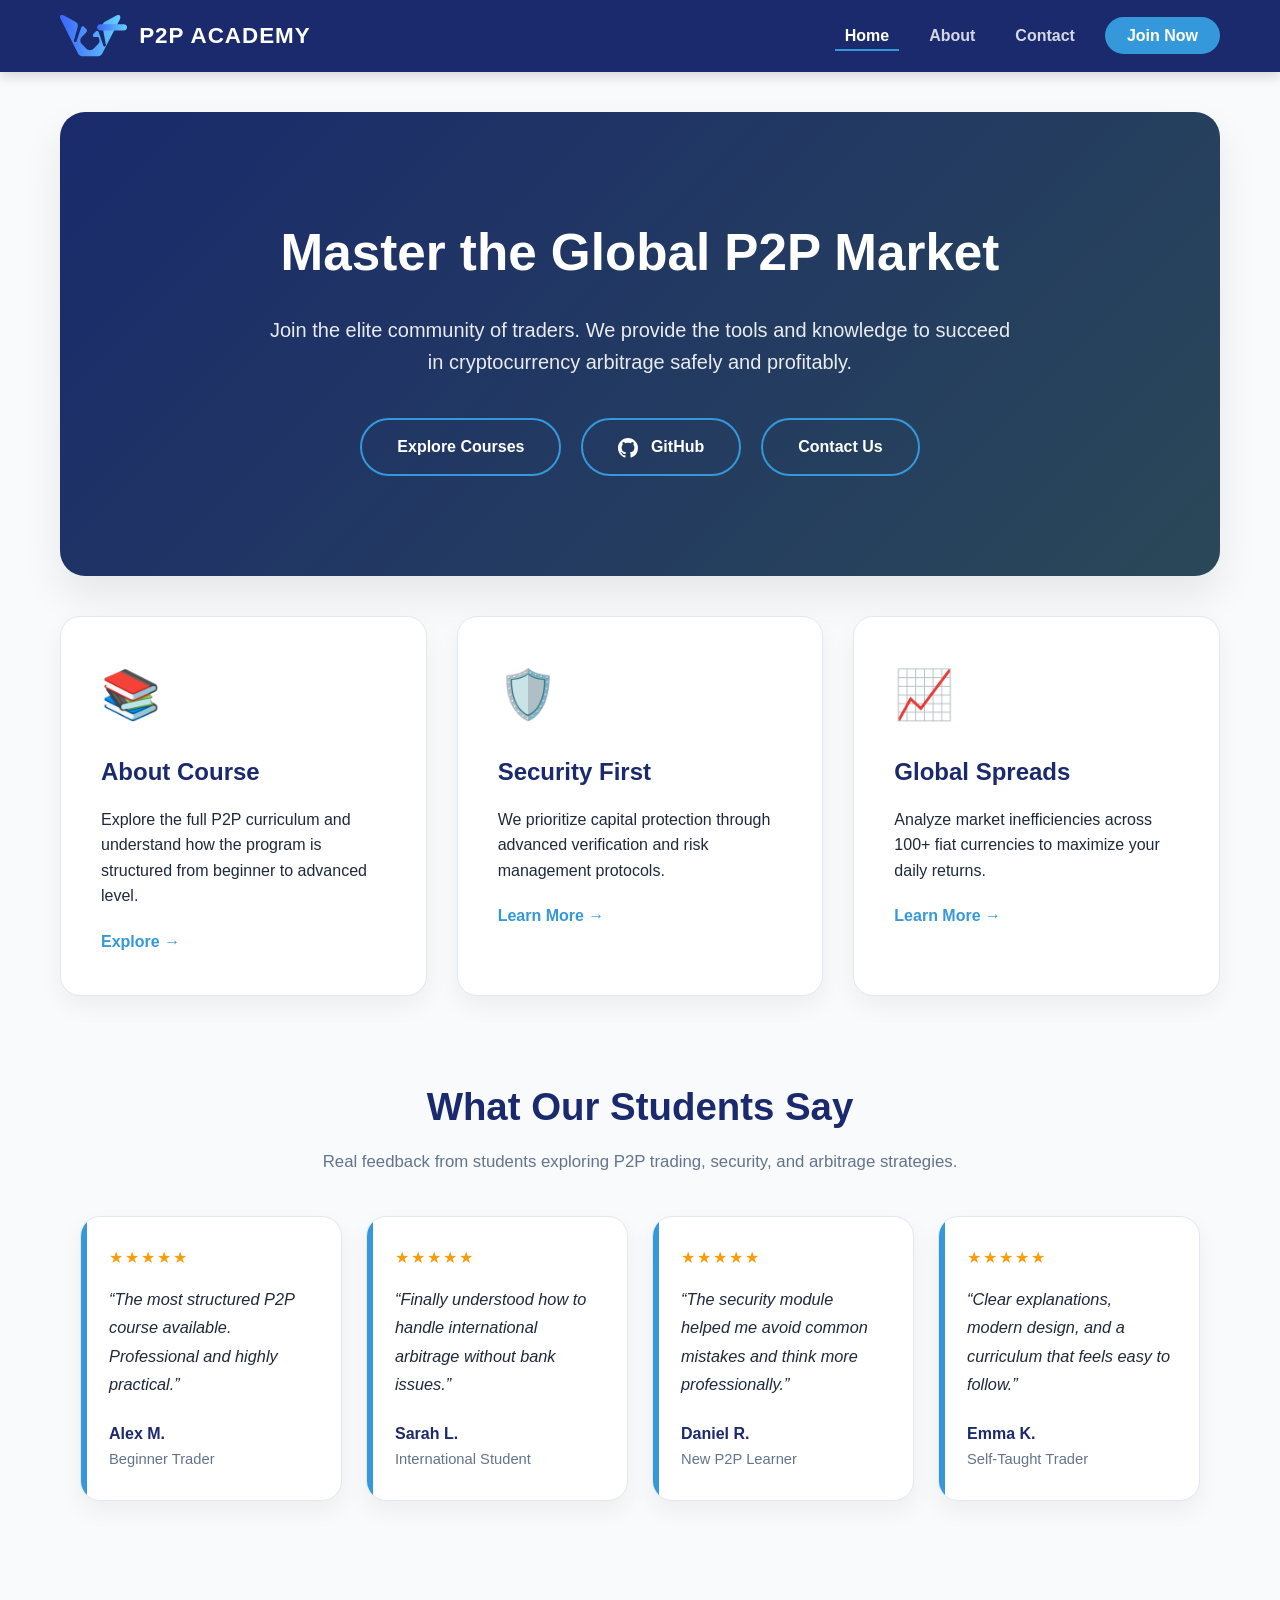
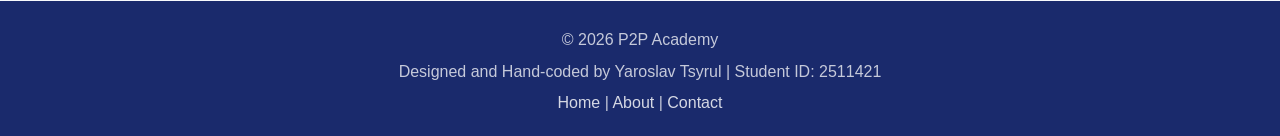
<file: index.html>
<!DOCTYPE html>
<html lang="en">
<head>
    <meta charset="UTF-8">
    <meta name="viewport" content="width=device-width, initial-scale=1.0">
    <title>P2P Academy | Professional Trading</title>
    <meta name="description" content="Professional P2P trading courses and crypto arbitrage training.">
    <link rel="stylesheet" href="css/style.css">
    <link rel="icon" type="image/svg+xml" href="images/favicon.svg">
</head>
<body>
    <header>
        <nav>
            <a href="index.html" class="logo-container">
                <img src="images/favicon.svg" alt="P2P Logo" class="logo-img">
                <span class="logo-text">P2P ACADEMY</span>
            </a>
            <ul class="nav-menu">
                <li><a href="index.html" class="active">Home</a></li>
                <li><a href="about.html">About</a></li>
                <li><a href="contact.html">Contact</a></li>
                <li><a href="register.html" class="nav-btn">Join Now</a></li>
            </ul>
        </nav>
    </header>

    <main class="home-page">
        <section class="hero">
            <h1>Master the Global P2P Market</h1>
            <p>Join the elite community of traders. We provide the tools and knowledge to succeed in cryptocurrency arbitrage safely and profitably. </p>
            
            <div class="hero-links">
                <a href="about.html" class="btn">Explore Courses</a>
                
                <a href="https://github.com/Envyyy-uk" target="_blank" class="btn">
                    <svg height="20" viewBox="0 0 16 16" width="20" style="fill: currentColor; vertical-align: middle; margin-right: 8px;">
                        <path d="M8 0C3.58 0 0 3.58 0 8c0 3.54 2.29 6.53 5.47 7.59.4.07.55-.17.55-.38 0-.19-.01-.82-.01-1.49-2.01.37-2.53-.49-2.69-.94-.09-.23-.48-.94-.82-1.13-.28-.15-.68-.52-.01-.53.63-.01 1.08.58 1.23.82.72 1.21 1.87.87 2.33.66.07-.52.28-.87.51-1.07-1.78-.2-3.64-.89-3.64-3.95 0-.87.31-1.59.82-2.15-.08-.2-.36-1.02.08-2.12 0 0 .67-.21 2.2.82.64-.18 1.32-.27 2-.27.68 0 1.36.09 2 .27 1.53-1.04 2.2-.82 2.2-.82.44 1.1.16 1.92.08 2.12.51.56.82 1.27.82 2.15 0 3.07-1.87 3.75-3.65 3.95.29.25.54.73.54 1.48 0 1.07-.01 1.93-.01 2.2 0 .21.15.46.55.38A8.013 8.013 0 0016 8c0-4.42-3.58-8-8-8z"></path>
                    </svg>
                   GitHub
                </a>

                <a href="contact.html" class="btn">Contact Us</a>
            </div>
        </section>

                <section class="grid">

                    <!-- About -->
                    <a href="about.html" class="card">
                        <div class="card-icon">📚</div>
                        <h3>About Course</h3>
                        <p>Explore the full P2P curriculum and understand how the program is structured from beginner to advanced level.</p>
                        <span class="read-more">Explore →</span>
                    </a>

                    <!-- Security -->
                    <a href="security.html" class="card">
                        <div class="card-icon">🛡️</div>
                        <h3>Security First</h3>
                        <p>We prioritize capital protection through advanced verification and risk management protocols.</p>
                        <span class="read-more">Learn More →</span>
                    </a>

                    <!-- Global Spreads -->
                    <a href="spreads.html" class="card">
                        <div class="card-icon">📈</div>
                        <h3>Global Spreads</h3>
                        <p>Analyze market inefficiencies across 100+ fiat currencies to maximize your daily returns.</p>
                        <span class="read-more">Learn More →</span>
                    </a>

                </section>

        <section class="testimonials-section">
                <h2 class="section-title">What Our Students Say</h2>
                <p class="section-subtitle">Real feedback from students exploring P2P trading, security, and arbitrage strategies.</p>

                <div class="testimonials-grid">
                    <div class="testimonial-card">
                        <div class="testimonial-stars">★★★★★</div>
                        <p class="quote">“The most structured P2P course available. Professional and highly practical.”</p>
                        <div class="testimonial-author">
                            <strong>Alex M.</strong>
                            <span>Beginner Trader</span>
                        </div>
                    </div>

                    <div class="testimonial-card">
                        <div class="testimonial-stars">★★★★★</div>
                        <p class="quote">“Finally understood how to handle international arbitrage without bank issues.”</p>
                        <div class="testimonial-author">
                            <strong>Sarah L.</strong>
                            <span>International Student</span>
                        </div>
                    </div>

                    <div class="testimonial-card">
                        <div class="testimonial-stars">★★★★★</div>
                        <p class="quote">“The security module helped me avoid common mistakes and think more professionally.”</p>
                        <div class="testimonial-author">
                            <strong>Daniel R.</strong>
                            <span>New P2P Learner</span>
                        </div>
                    </div>

                    <div class="testimonial-card">
                        <div class="testimonial-stars">★★★★★</div>
                        <p class="quote">“Clear explanations, modern design, and a curriculum that feels easy to follow.”</p>
                        <div class="testimonial-author">
                            <strong>Emma K.</strong>
                            <span>Self-Taught Trader</span>
                        </div>
                    </div>
                </div>
        </section>

    </main>

            <footer>
                <div class="footer-content">
                    <p>&copy; 2026 P2P Academy</p>
                    <p>Designed and Hand-coded by Yaroslav Tsyrul | Student ID: 2511421</p>
                </div>
                <p>
                <a href="index.html">Home</a> |
                <a href="about.html">About</a> |
                <a href="contact.html">Contact</a>
            </p>
            </footer>
</body>
</html>
</file>
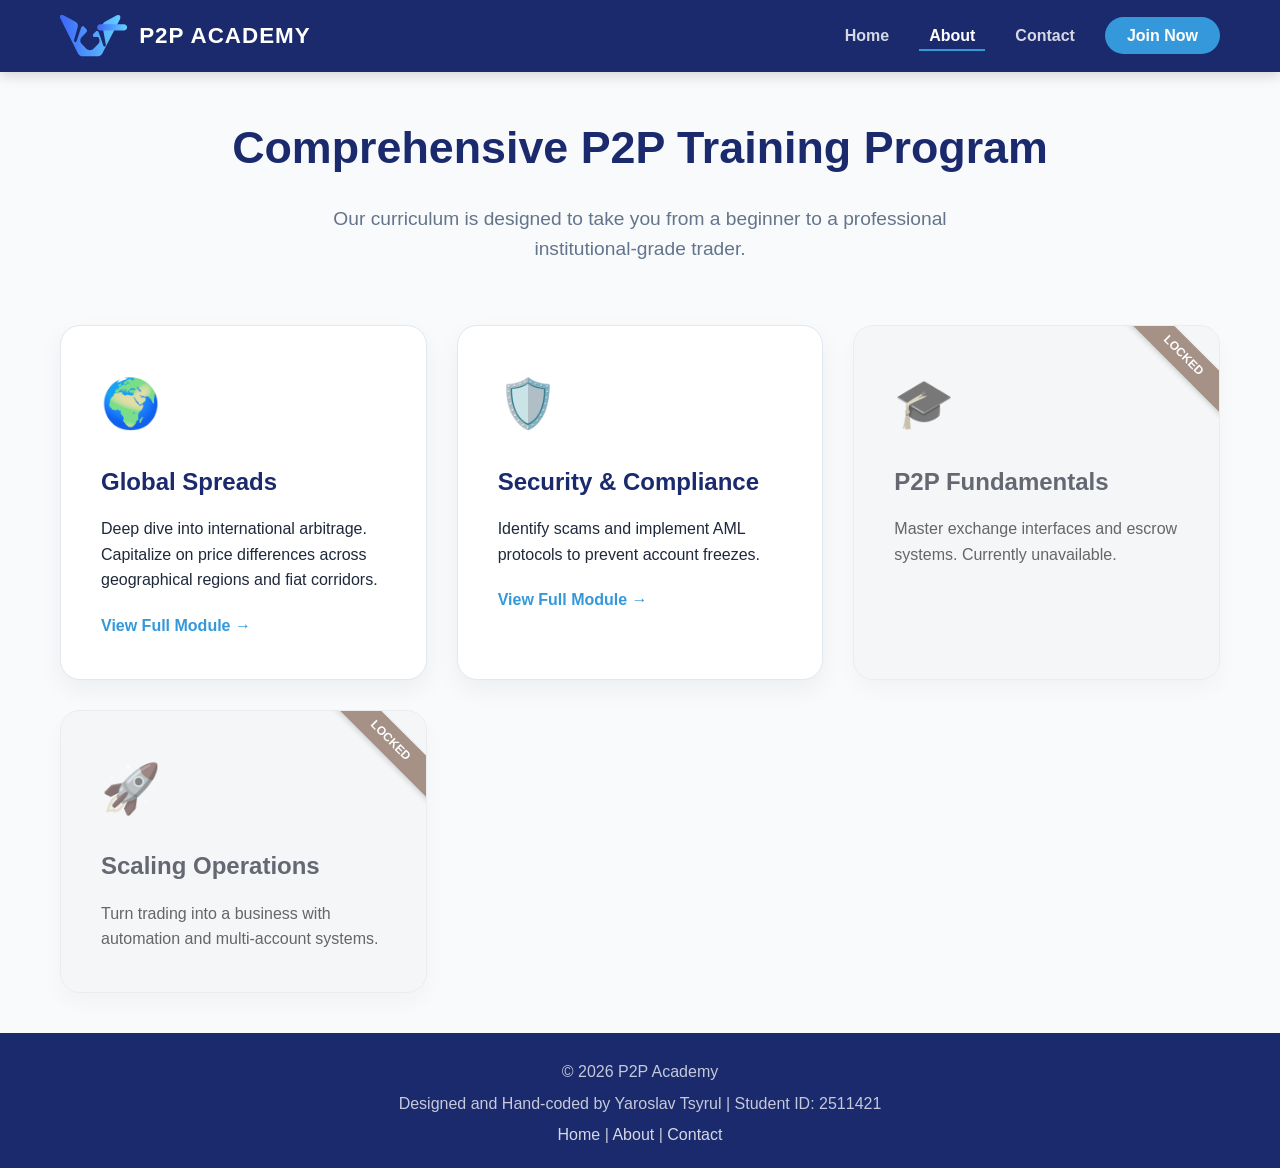
<file: about.html>
<!DOCTYPE html>
<html lang="en">
<head>
    <meta charset="UTF-8">
    <meta name="viewport" content="width=device-width, initial-scale=1.0">
    <title>Curriculum | P2P Academy</title>
    <link rel="stylesheet" href="css/style.css">
    <link rel="icon" type="image/svg+xml" href="images/favicon.svg">
</head>
<body>
    <header>
        <nav>
            <a href="index.html" class="logo-container">
                <img src="images/favicon.svg" alt="P2P Logo" class="logo-img">
                <span class="logo-text">P2P ACADEMY</span>
            </a>
            <ul class="nav-menu">
                <li><a href="index.html">Home</a></li>
                <li><a href="about.html" class="active">About</a></li>
                <li><a href="contact.html">Contact</a></li>
                <li><a href="register.html" class="nav-btn">Join Now</a></li>
            </ul>
        </nav>
    </header>

    <main class="container about-main">
        <section class="page-header">
            <h1>Comprehensive P2P Training Program</h1>
            <p>Our curriculum is designed to take you from a beginner to a professional institutional-grade trader.</p>
        </section>

        <section class="grid">

            <!-- Global Spreads -->
            <a href="spreads.html" class="card">
                <div class="card-icon">🌍</div>
                <h3>Global Spreads</h3>
                <p>Deep dive into international arbitrage. Capitalize on price differences across geographical regions and fiat corridors.</p>
                <span class="read-more">View Full Module →</span>
            </a>

            <!-- Security (ТЕПЕР ВІДКРИТИЙ) -->
            <a href="security.html" class="card">
                <div class="card-icon">🛡️</div>
                <h3>Security & Compliance</h3>
                <p>Identify scams and implement AML protocols to prevent account freezes.</p>
                <span class="read-more">View Full Module →</span>
            </a>

            <!-- Locked -->
            <div class="card locked">
                <div class="card-icon">🎓</div>
                <h3>P2P Fundamentals</h3>
                <p>Master exchange interfaces and escrow systems. Currently unavailable.</p>
            </div>

            <div class="card locked">
                <div class="card-icon">🚀</div>
                <h3>Scaling Operations</h3>
                <p>Turn trading into a business with automation and multi-account systems.</p>
            </div>

        </section>
    </main>

<footer>
    <div class="footer-content">
        <p>&copy; 2026 P2P Academy</p>
        <p>Designed and Hand-coded by Yaroslav Tsyrul | Student ID: 2511421</p>
    </div>
    <p>
    <a href="index.html">Home</a> |
    <a href="about.html">About</a> |
    <a href="contact.html">Contact</a>
</p>
</footer>
</body>
</html>
</file>
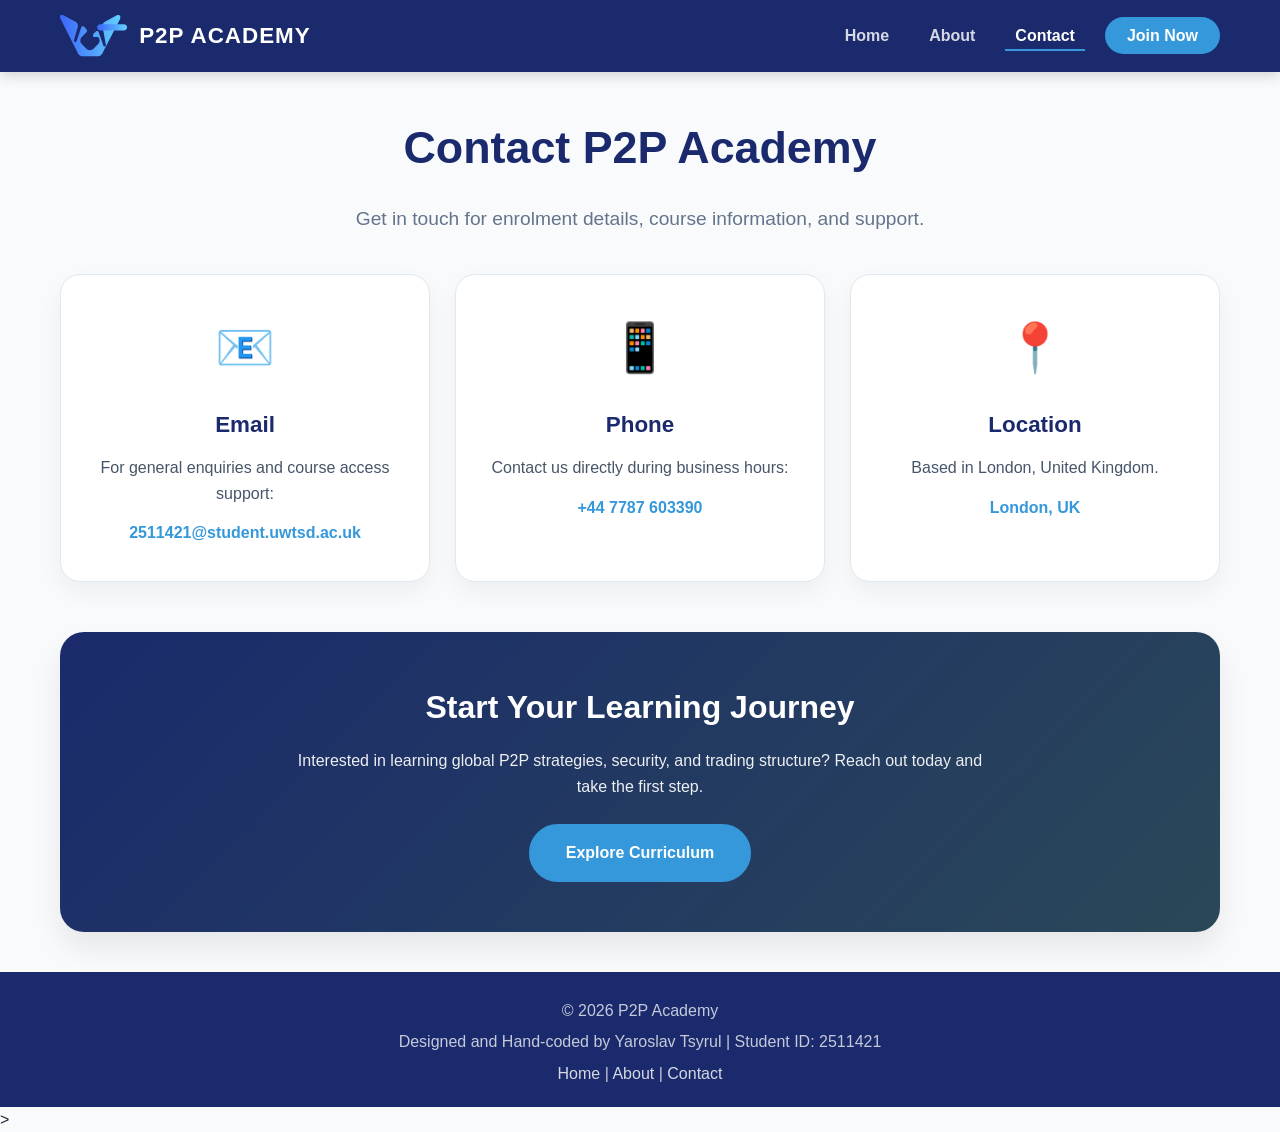
<file: contact.html>
<!DOCTYPE html>
<html lang="en">
<head>
    <meta charset="UTF-8">
    <meta name="viewport" content="width=device-width, initial-scale=1.0">
    <title>Contact | P2P Academy</title>
    <meta name="description" content="Contact P2P Academy for course enquiries, support, and enrollment information.">
    <link rel="stylesheet" href="css/style.css">
    <link rel="icon" type="image/svg+xml" href="images/favicon.svg">
</head>
<body>
    <header>
        <nav>
            <a href="index.html" class="logo-container">
                <img src="images/favicon.svg" alt="P2P Logo" class="logo-img">
                <span class="logo-text">P2P ACADEMY</span>
            </a>
            <ul class="nav-menu">
                <li><a href="index.html">Home</a></li>
                <li><a href="about.html">About</a></li>
                <li><a href="contact.html" class="active">Contact</a></li>
                <li><a href="register.html" class="nav-btn">Join Now</a></li>
            </ul>
        </nav>
    </header>

    <main class="container contact-page">
        <section class="page-header contact-header">
            <h1>Contact P2P Academy</h1>
            <p>Get in touch for enrolment details, course information, and support.</p>
        </section>

        <section class="contact-grid">
            <div class="contact-card">
                <div class="card-icon">📧</div>
                <h3>Email</h3>
                <p>For general enquiries and course access support:</p>
                <a href="mailto:2511421@student.uwtsd.ac.uk" class="contact-link">2511421@student.uwtsd.ac.uk</a>
            </div>

            <div class="contact-card">
                <div class="card-icon">📱</div>
                <h3>Phone</h3>
                <p>Contact us directly during business hours:</p>
                <a href="tel:+447787603390" class="contact-link">+44 7787 603390</a>
            </div>

            <div class="contact-card">
                <div class="card-icon">📍</div>
                <h3>Location</h3>
                <p>Based in London, United Kingdom.</p>
                <span class="contact-text">London, UK</span>
            </div>
        </section>

        <section class="contact-banner">
            <h2>Start Your Learning Journey</h2>
            <p>Interested in learning global P2P strategies, security, and trading structure? Reach out today and take the first step.</p>
            <a href="about.html" class="btn btn-solid">Explore Curriculum</a>
        </section>
    </main>

        <footer>
            <div class="footer-content">
                 <p>&copy; 2026 P2P Academy</p>
                 <p>Designed and Hand-coded by Yaroslav Tsyrul | Student ID: 2511421</p>
             </div>
             <p>
                <a href="index.html">Home</a> |
                <a href="about.html">About</a> |
                <a href="contact.html">Contact</a>
            </p>
        </footer>>
</body>
</html>
</file>
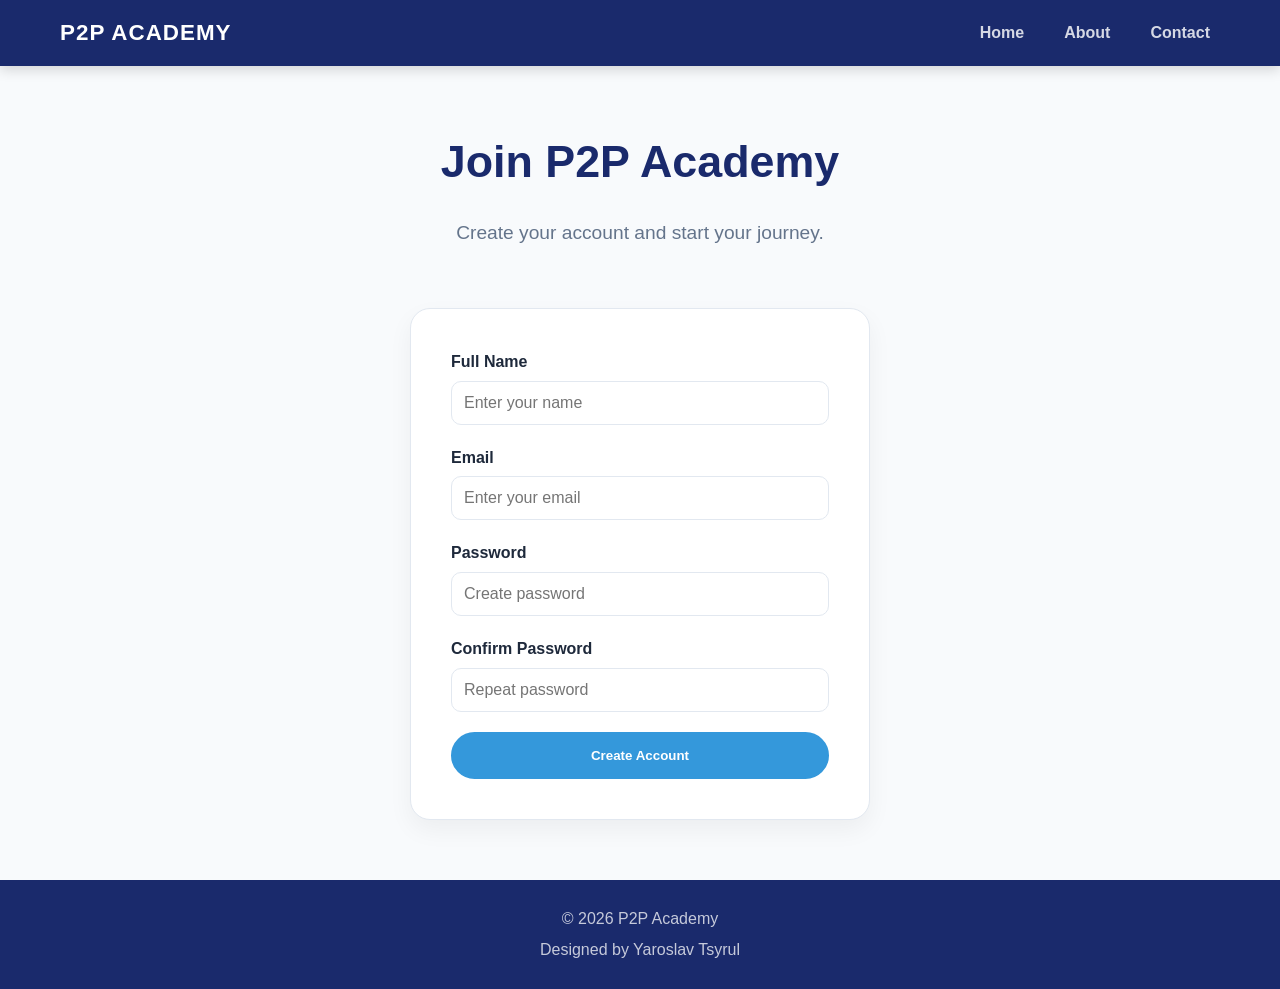
<file: register.html>
<!DOCTYPE html>
<html lang="en">
<head>
    <meta charset="UTF-8">
    <meta name="viewport" content="width=device-width, initial-scale=1.0">
    <title>Register | P2P Academy</title>
    <link rel="stylesheet" href="css/style.css">
</head>
<body>

<header>
    <nav>
        <a href="index.html" class="logo-container">
            <span class="logo-text">P2P ACADEMY</span>
        </a>

        <ul class="nav-menu">
            <li><a href="index.html">Home</a></li>
            <li><a href="about.html">About</a></li>
            <li><a href="contact.html">Contact</a></li>
        </ul>
    </nav>
</header>

<main class="container register-page">

    <section class="page-header">
        <h1>Join P2P Academy</h1>
        <p>Create your account and start your journey.</p>
    </section>

    <section class="form-card">

        <form>

            <div class="form-group">
                <label>Full Name</label>
                <input type="text" placeholder="Enter your name" required>
            </div>

            <div class="form-group">
                <label>Email</label>
                <input type="email" placeholder="Enter your email" required>
            </div>

            <div class="form-group">
                <label>Password</label>
                <input type="password" placeholder="Create password" required>
            </div>

            <div class="form-group">
                <label>Confirm Password</label>
                <input type="password" placeholder="Repeat password" required>
            </div>

            <button type="submit" class="btn btn-solid">Create Account</button>

        </form>

    </section>

</main>

<footer>
    <div class="footer-content">
        <p>&copy; 2026 P2P Academy</p>
        <p>Designed by Yaroslav Tsyrul</p>
    </div>
</footer>

</body>
</html>
</file>
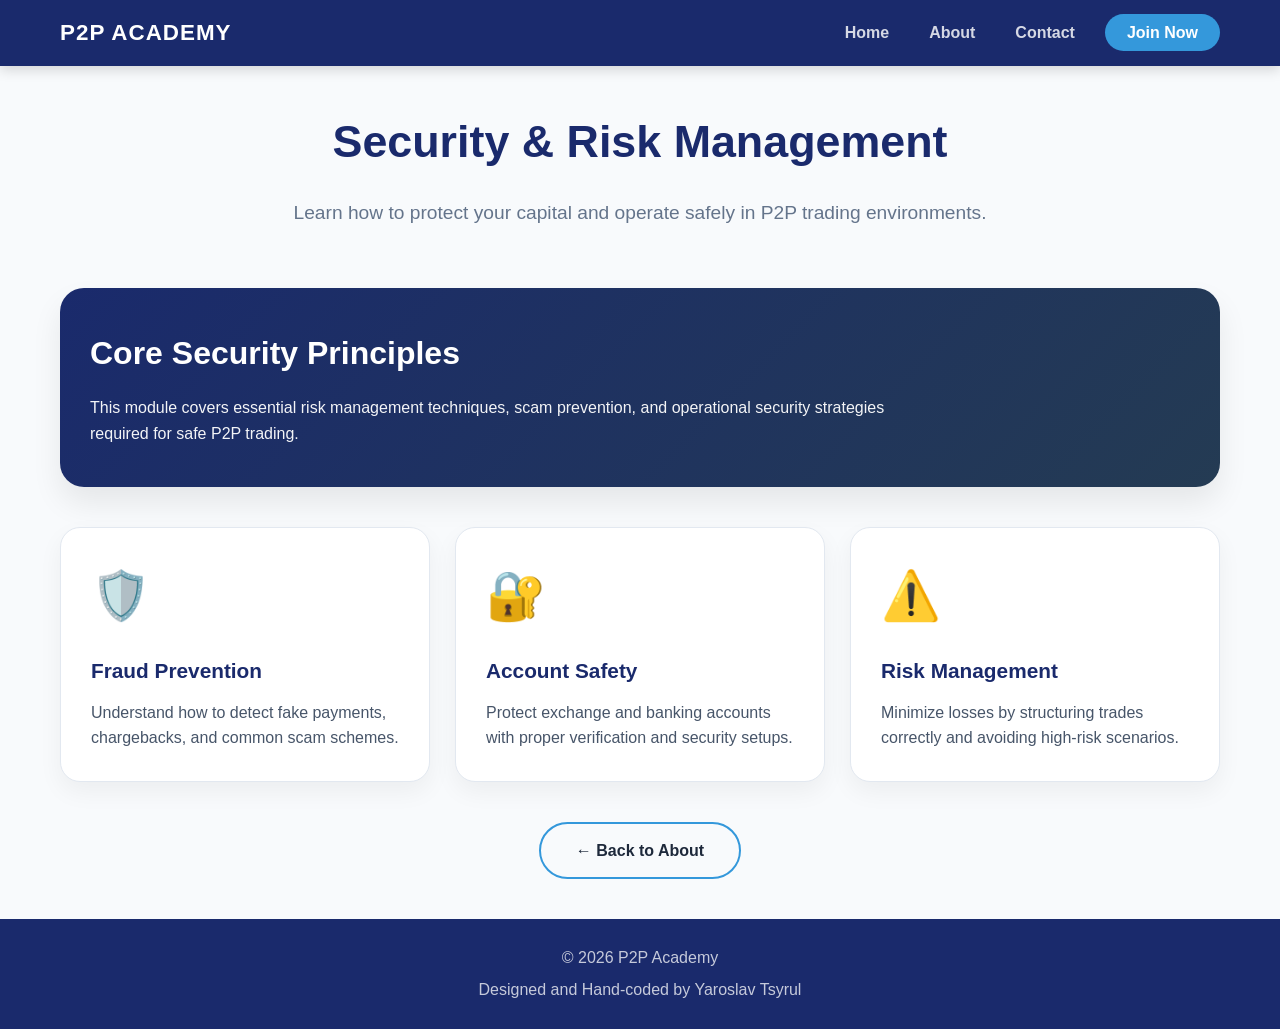
<file: security.html>
<!DOCTYPE html>
<html lang="en">
<head>
    <meta charset="UTF-8">
    <meta name="viewport" content="width=device-width, initial-scale=1.0">
    <title>Security Module | P2P Academy</title>
    <link rel="stylesheet" href="css/style.css">
</head>
<body>

<header>
    <nav>
        <a href="index.html" class="logo-container">
            <span class="logo-text">P2P ACADEMY</span>
        </a>

        <ul class="nav-menu">
            <li><a href="index.html">Home</a></li>
            <li><a href="about.html">About</a></li>
            <li><a href="contact.html">Contact</a></li>
            <li><a href="register.html" class="nav-btn">Join Now</a></li>
        </ul>
    </nav>
</header>

<main class="container spreads-page">

    <section class="page-header">
        <h1>Security & Risk Management</h1>
        <p>Learn how to protect your capital and operate safely in P2P trading environments.</p>
    </section>

    <section class="module-hero-card">
        <h2>Core Security Principles</h2>
        <p>
            This module covers essential risk management techniques, scam prevention, and operational security 
            strategies required for safe P2P trading.
        </p>
    </section>

    <section class="module-grid">

        <div class="module-card">
            <div class="card-icon">🛡️</div>
            <h3>Fraud Prevention</h3>
            <p>Understand how to detect fake payments, chargebacks, and common scam schemes.</p>
        </div>

        <div class="module-card">
            <div class="card-icon">🔐</div>
            <h3>Account Safety</h3>
            <p>Protect exchange and banking accounts with proper verification and security setups.</p>
        </div>

        <div class="module-card">
            <div class="card-icon">⚠️</div>
            <h3>Risk Management</h3>
            <p>Minimize losses by structuring trades correctly and avoiding high-risk scenarios.</p>
        </div>

    </section>

    <div class="back-wrap">
        <a href="about.html" class="btn primary">&larr; Back to About</a>
    </div>

</main>

<footer>
    <div class="footer-content">
        <p>&copy; 2026 P2P Academy</p>
        <p>Designed and Hand-coded by Yaroslav Tsyrul</p>
    </div>
</footer>

</body>
</html>
</file>
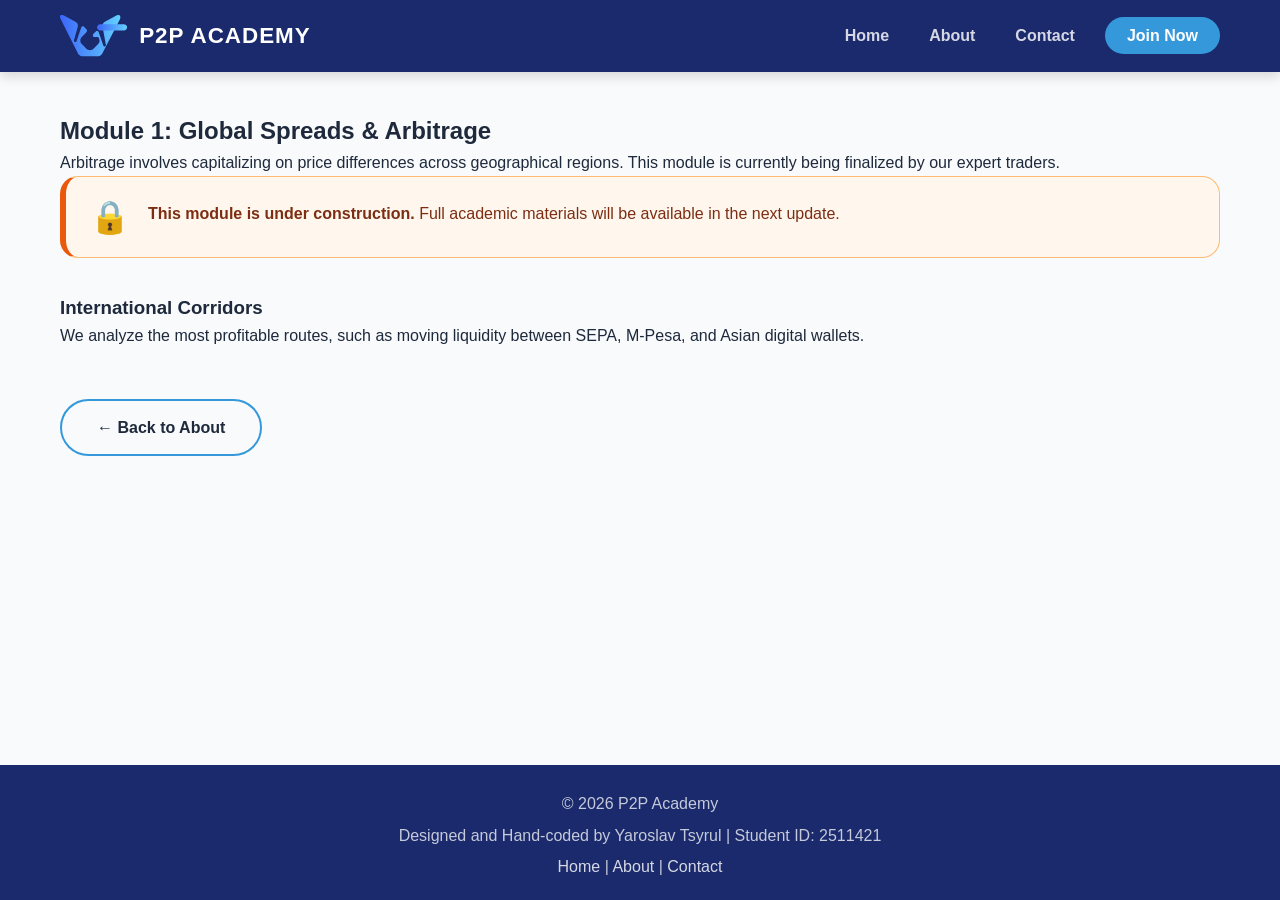
<file: spreads.html>
<!DOCTYPE html>
<html lang="en">
<head>
    <meta charset="UTF-8">
    <meta name="viewport" content="width=device-width, initial-scale=1.0">
    <title>Global Spreads Module | P2P Academy</title>
    <link rel="stylesheet" href="css/style.css">
    <link rel="icon" type="image/svg+xml" href="images/favicon.svg">
</head>
<body>
    <header>
        <nav>
            <a href="index.html" class="logo-container">
                <img src="images/favicon.svg" alt="P2P Logo" class="logo-img">
                <span class="logo-text">P2P ACADEMY</span>
            </a>
            <ul>
                <li><a href="index.html">Home</a></li>
                <li><a href="about.html">About</a></li>
                <li><a href="contact.html">Contact</a></li>
                <li><a href="register.html" class="nav-btn">Join Now</a></li>
            </ul>
        </nav>
    </header>

    <main class="container spreads-page">
        <section class="module-detail">
            <h1>Module 1: Global Spreads & Arbitrage</h1>
            <p class="intro-text">Arbitrage involves capitalizing on price differences across geographical regions. This module is currently being finalized by our expert traders.</p>
            
            <div class="status-box">
                <span class="lock-icon">🔒</span>
                <p><strong>This module is under construction.</strong> Full academic materials will be available in the next update.</p>
            </div>

            <div class="info-block" style="margin-top: 30px;">
                <h3>International Corridors</h3>
                <p>We analyze the most profitable routes, such as moving liquidity between SEPA, M-Pesa, and Asian digital wallets.</p>
            </div>

            <div style="margin-top: 50px;">
                <a href="about.html" class="btn primary">&larr; Back to About</a>
            </div>
        </section>
    </main>
<footer>
    <div class="footer-content">
        <p>&copy; 2026 P2P Academy</p>
        <p>Designed and Hand-coded by Yaroslav Tsyrul | Student ID: 2511421</p>
    </div>
    <p>
    <a href="index.html">Home</a> |
    <a href="about.html">About</a> |
    <a href="contact.html">Contact</a>
</p>
</footer>
</body>
</html>
</file>
<file: css/style.css>
@import url("./base/variables.css");
@import url("./base/reset.css");

@import url("./layout/main-layout.css");
@import url("./layout/header.css");
@import url("./layout/footer.css");

@import url("./components/buttons.css");
@import url("./components/cards.css");
@import url("./components/page-header.css");
@import url("./components/hero.css");
@import url("./components/testimonials.css");
@import url("./components/contact-sections.css");
@import url("./components/spreads-sections.css");

@import url("./pages/home.css");
@import url("./pages/about.css");
@import url("./pages/contact.css");
@import url("./pages/spreads.css");
@import url("./pages/register.css");
</file>
